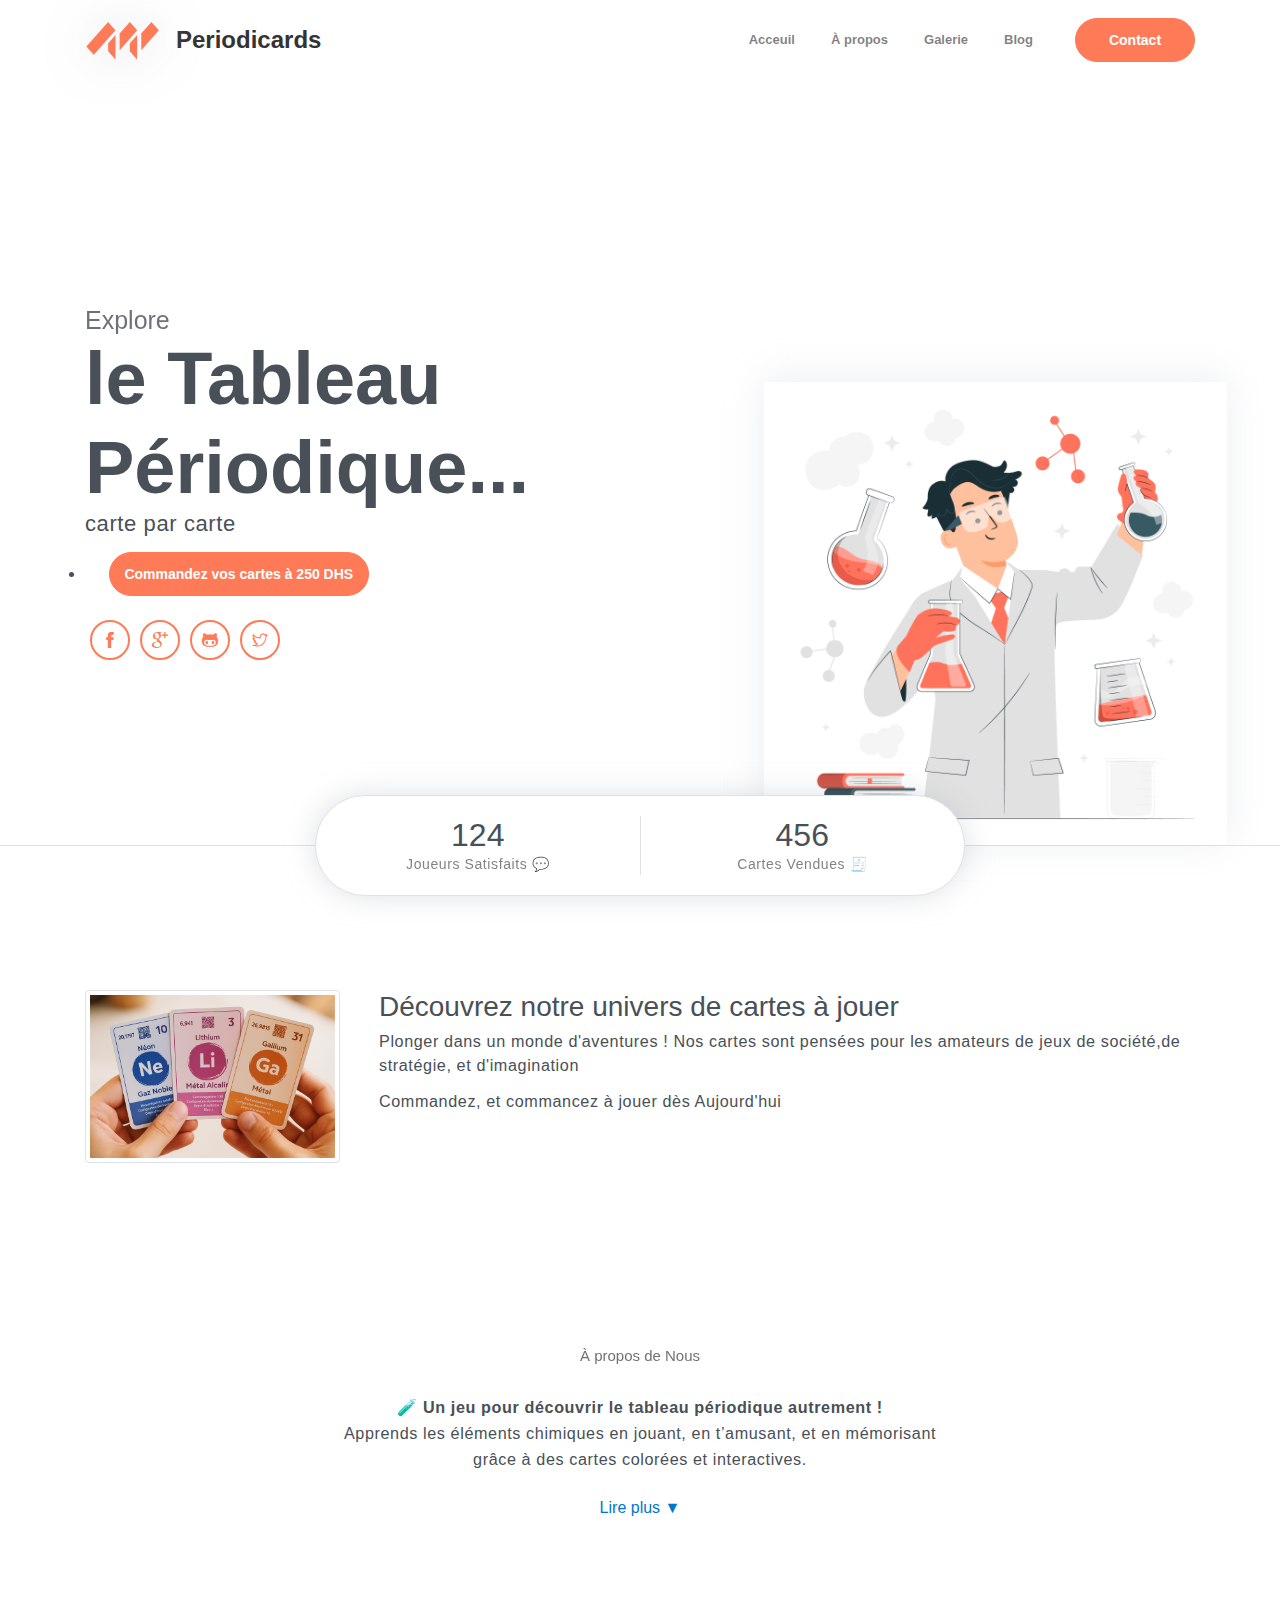
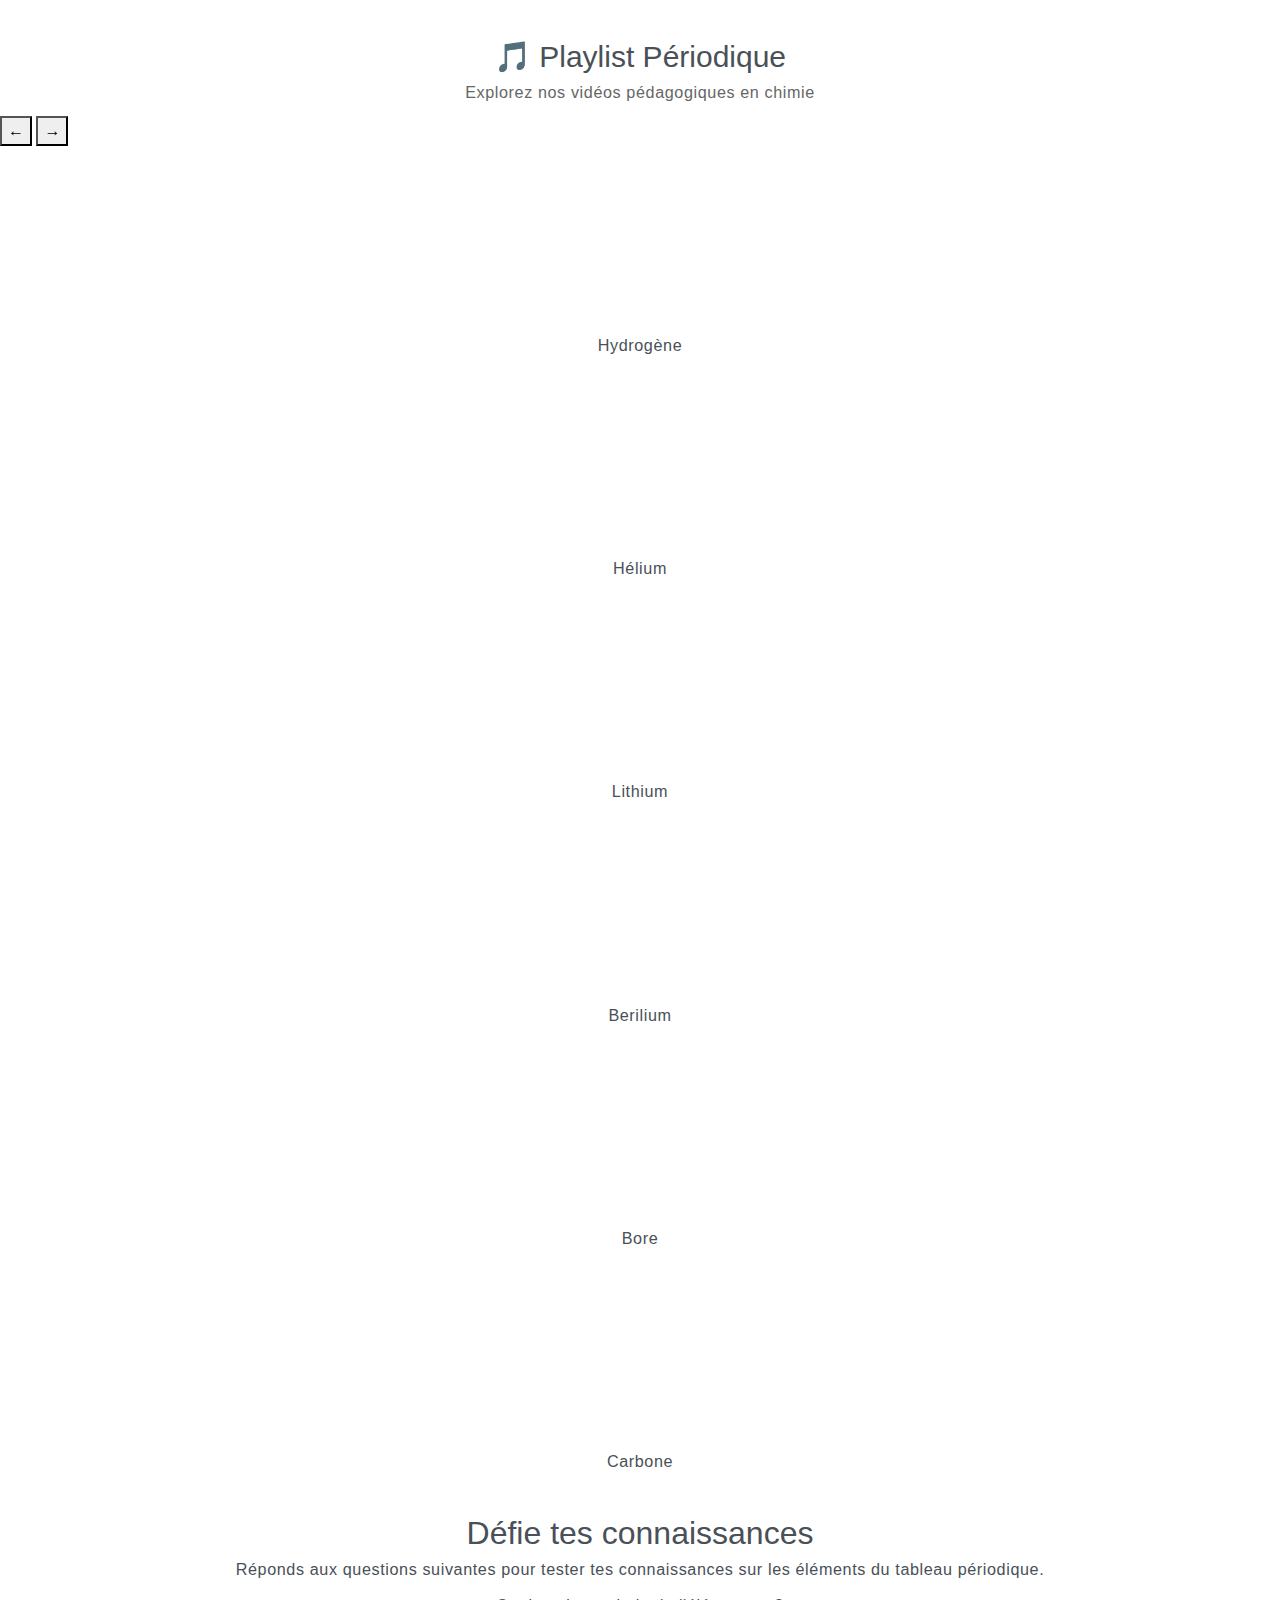
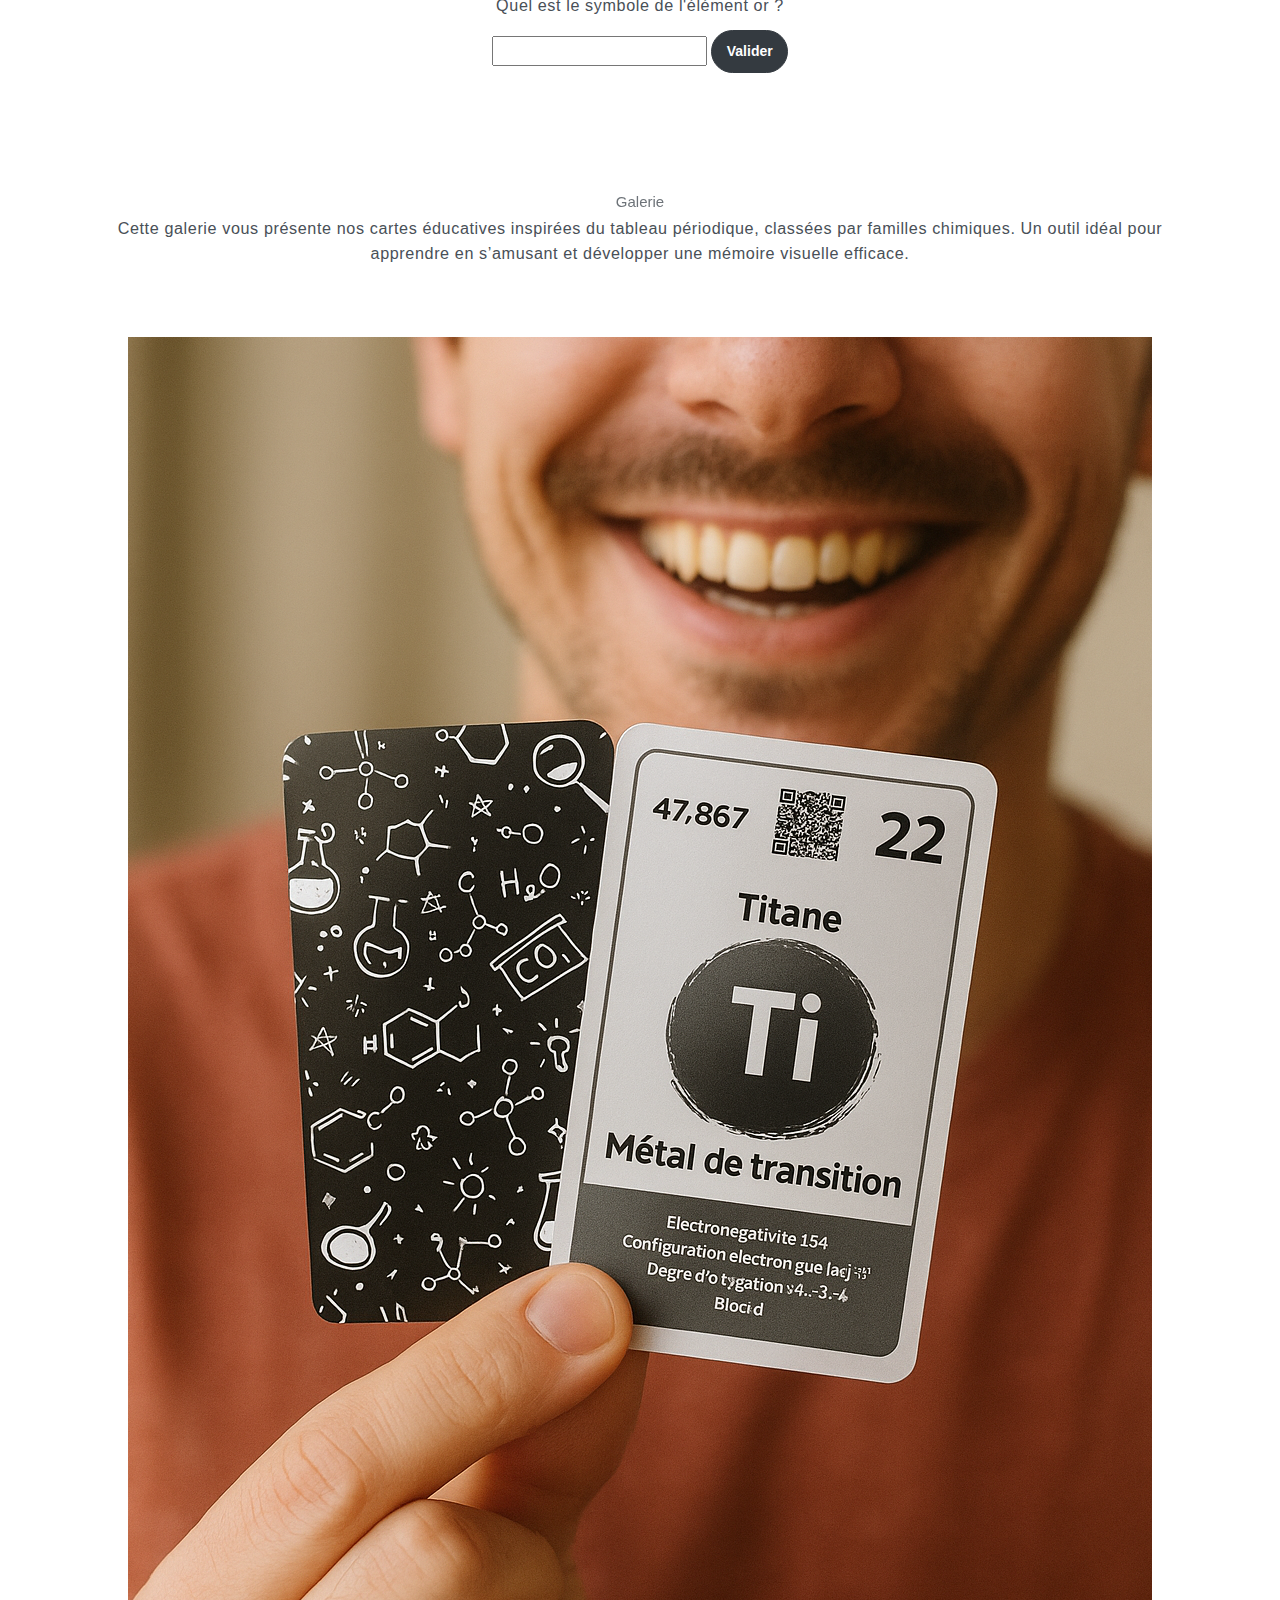
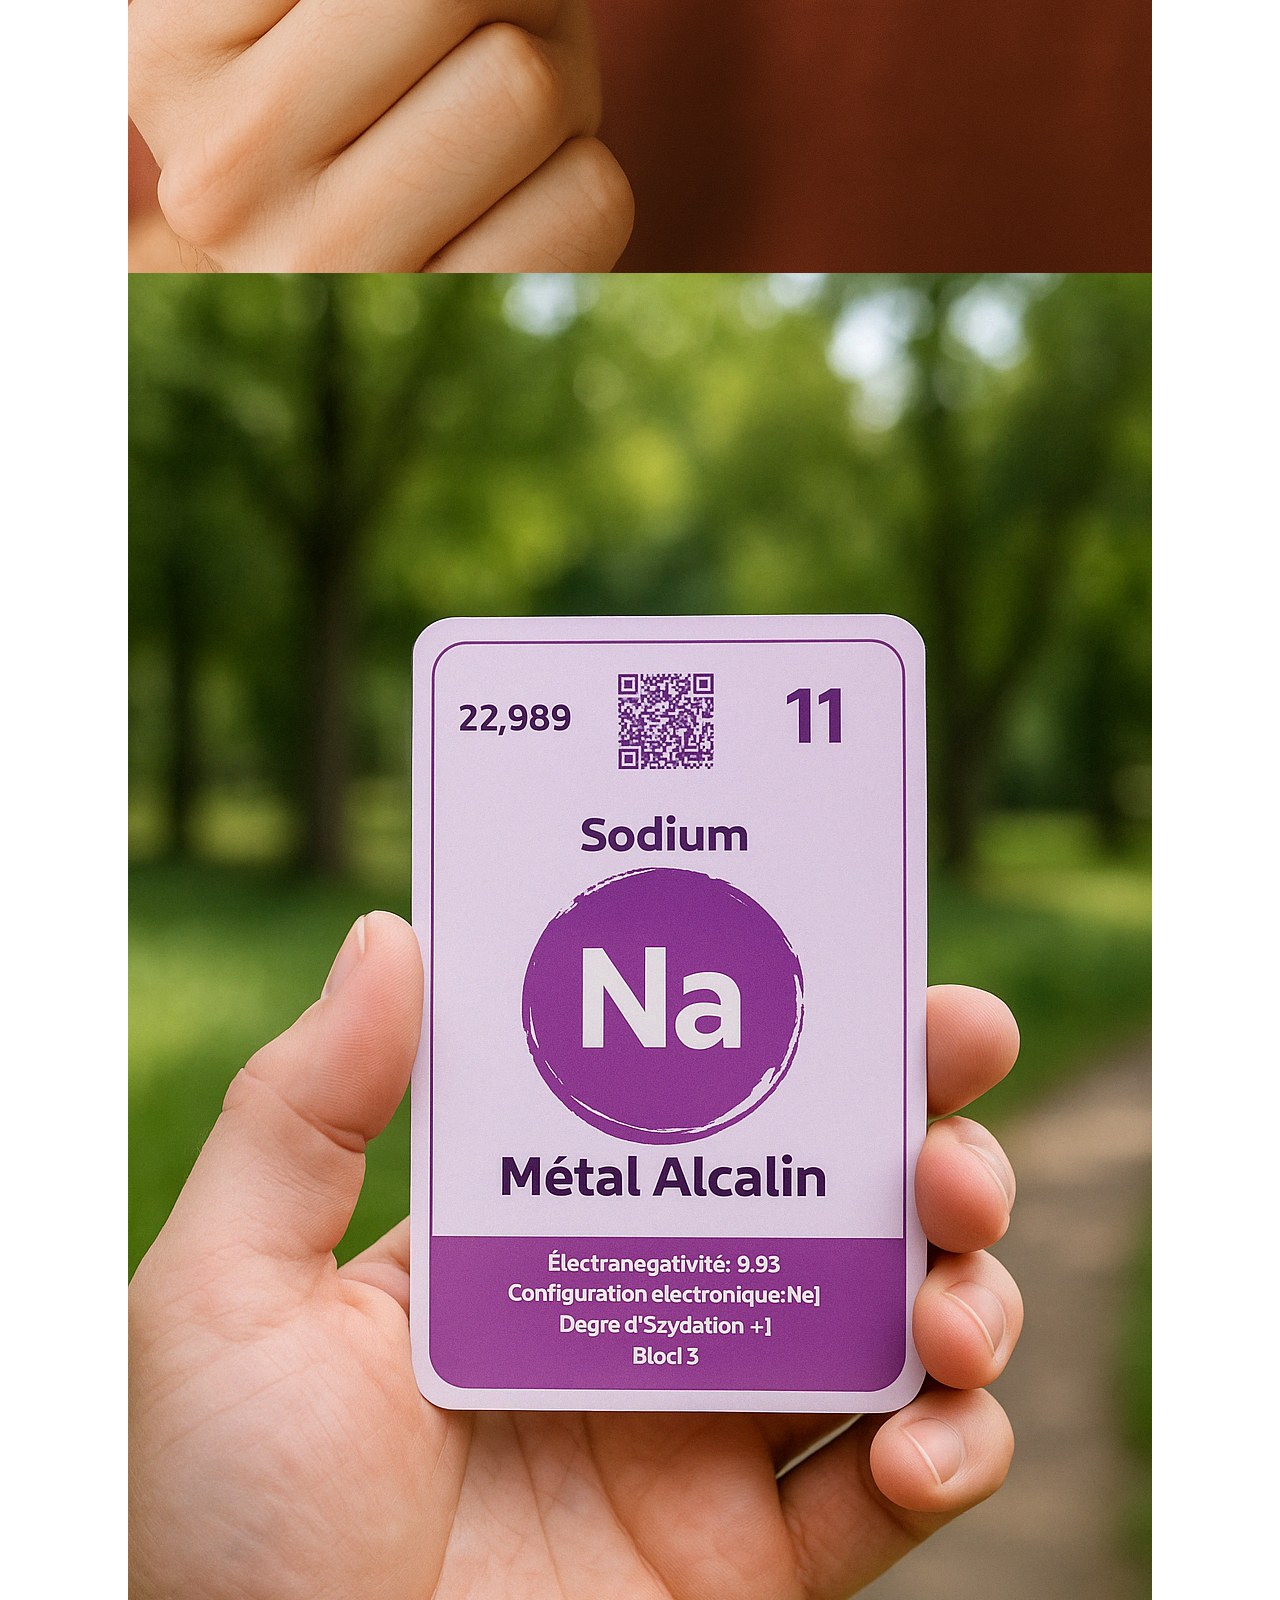
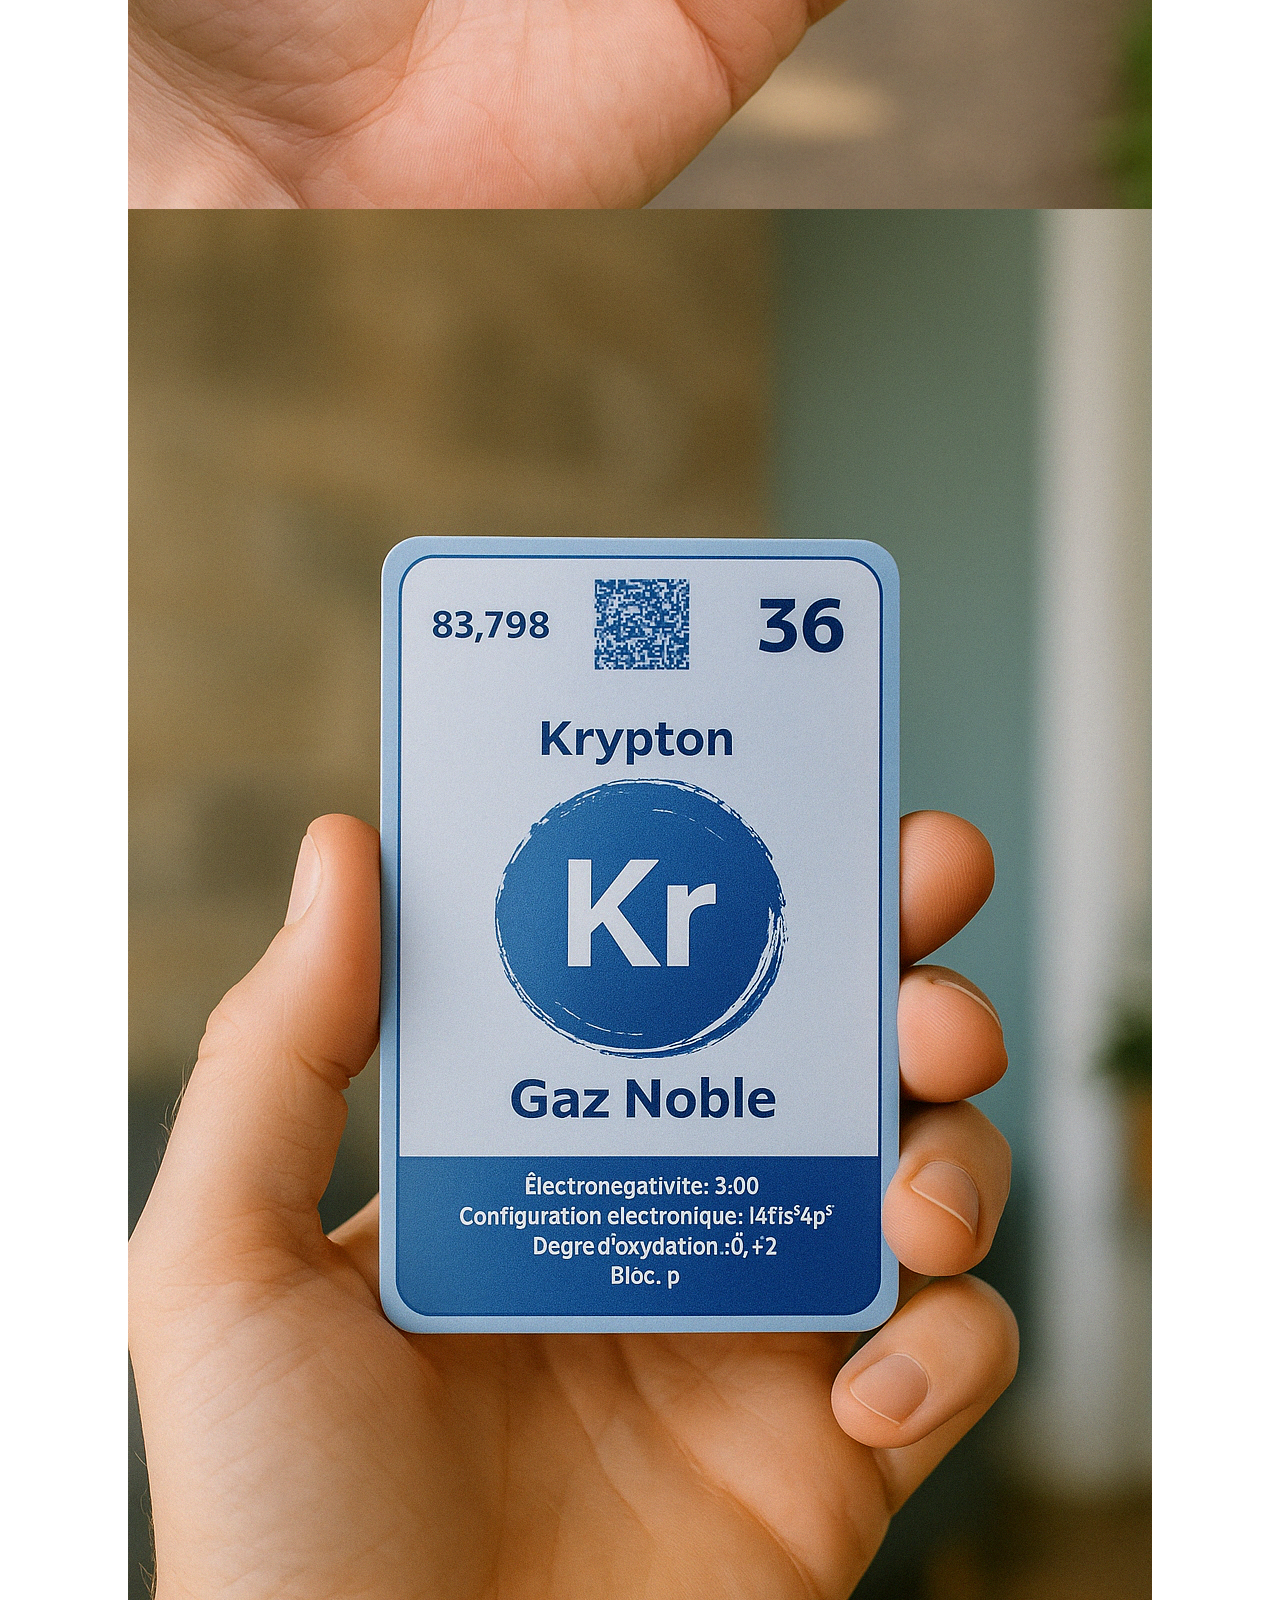
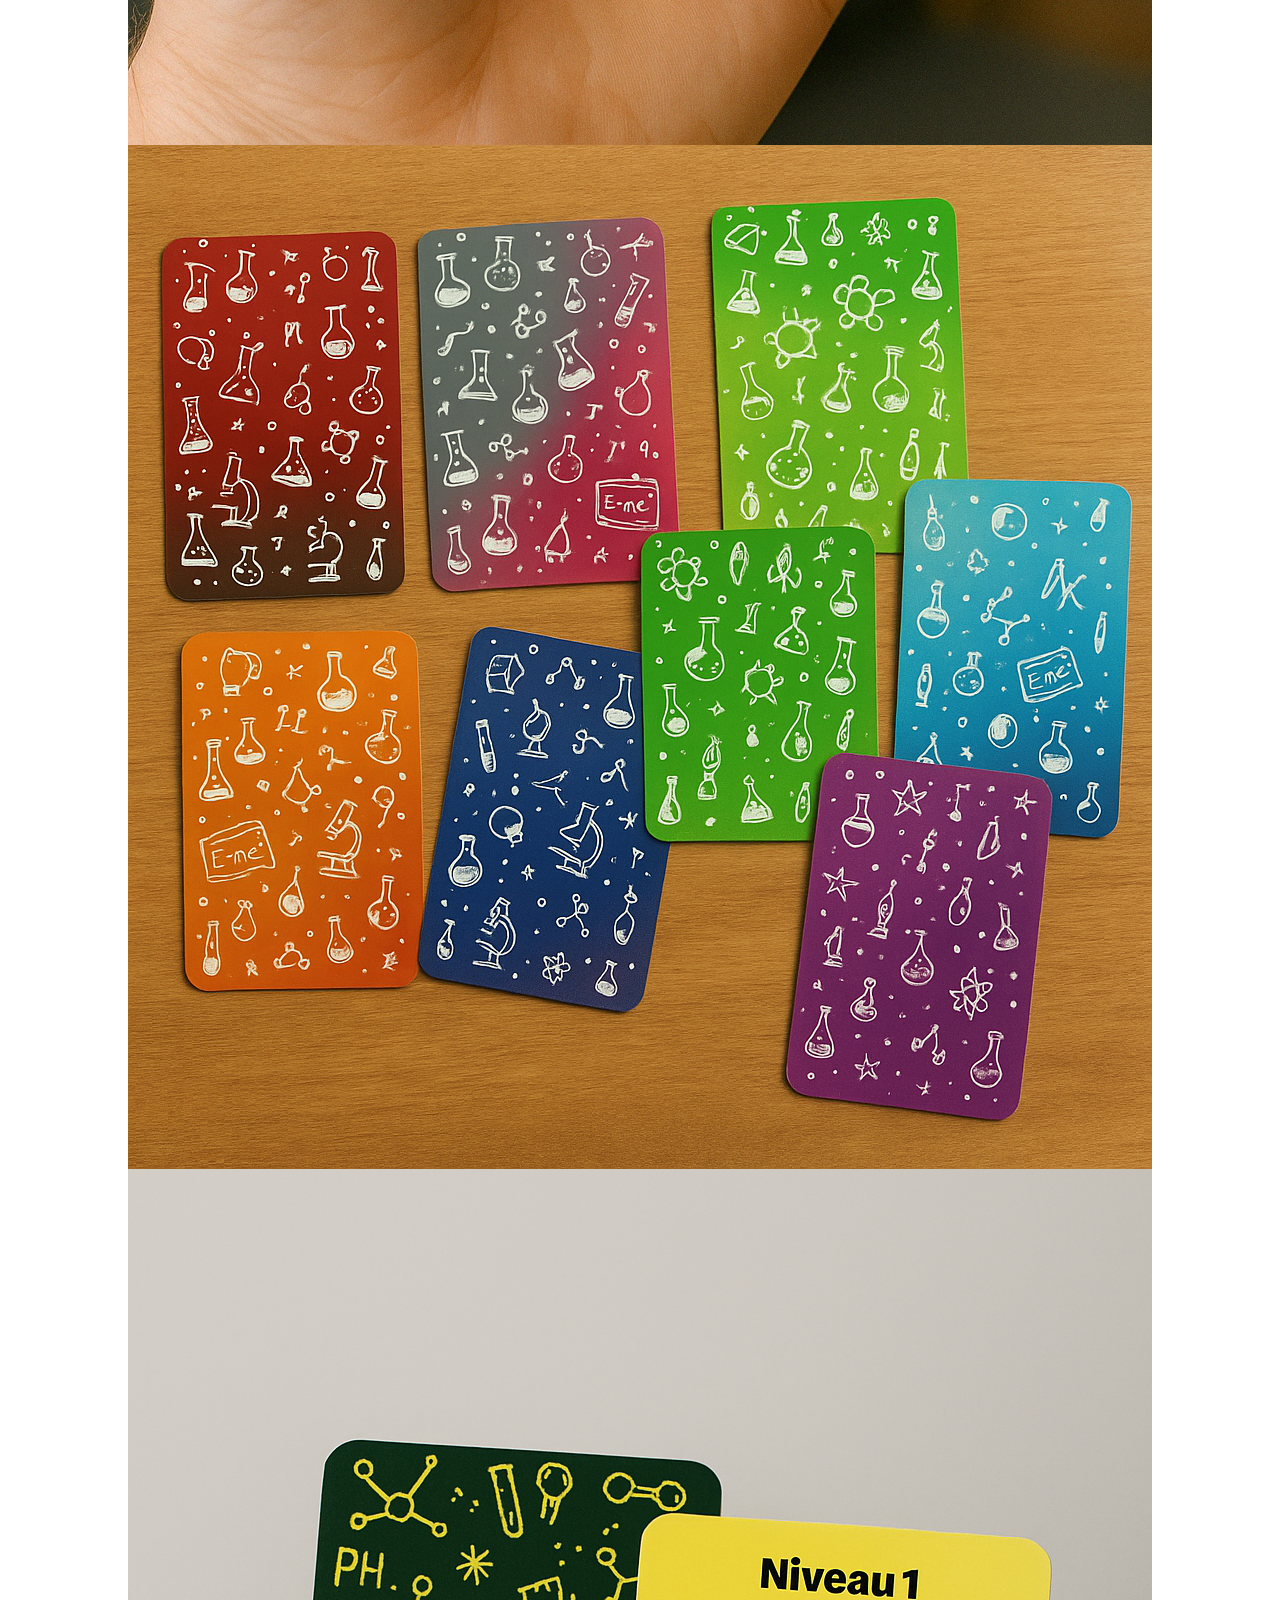
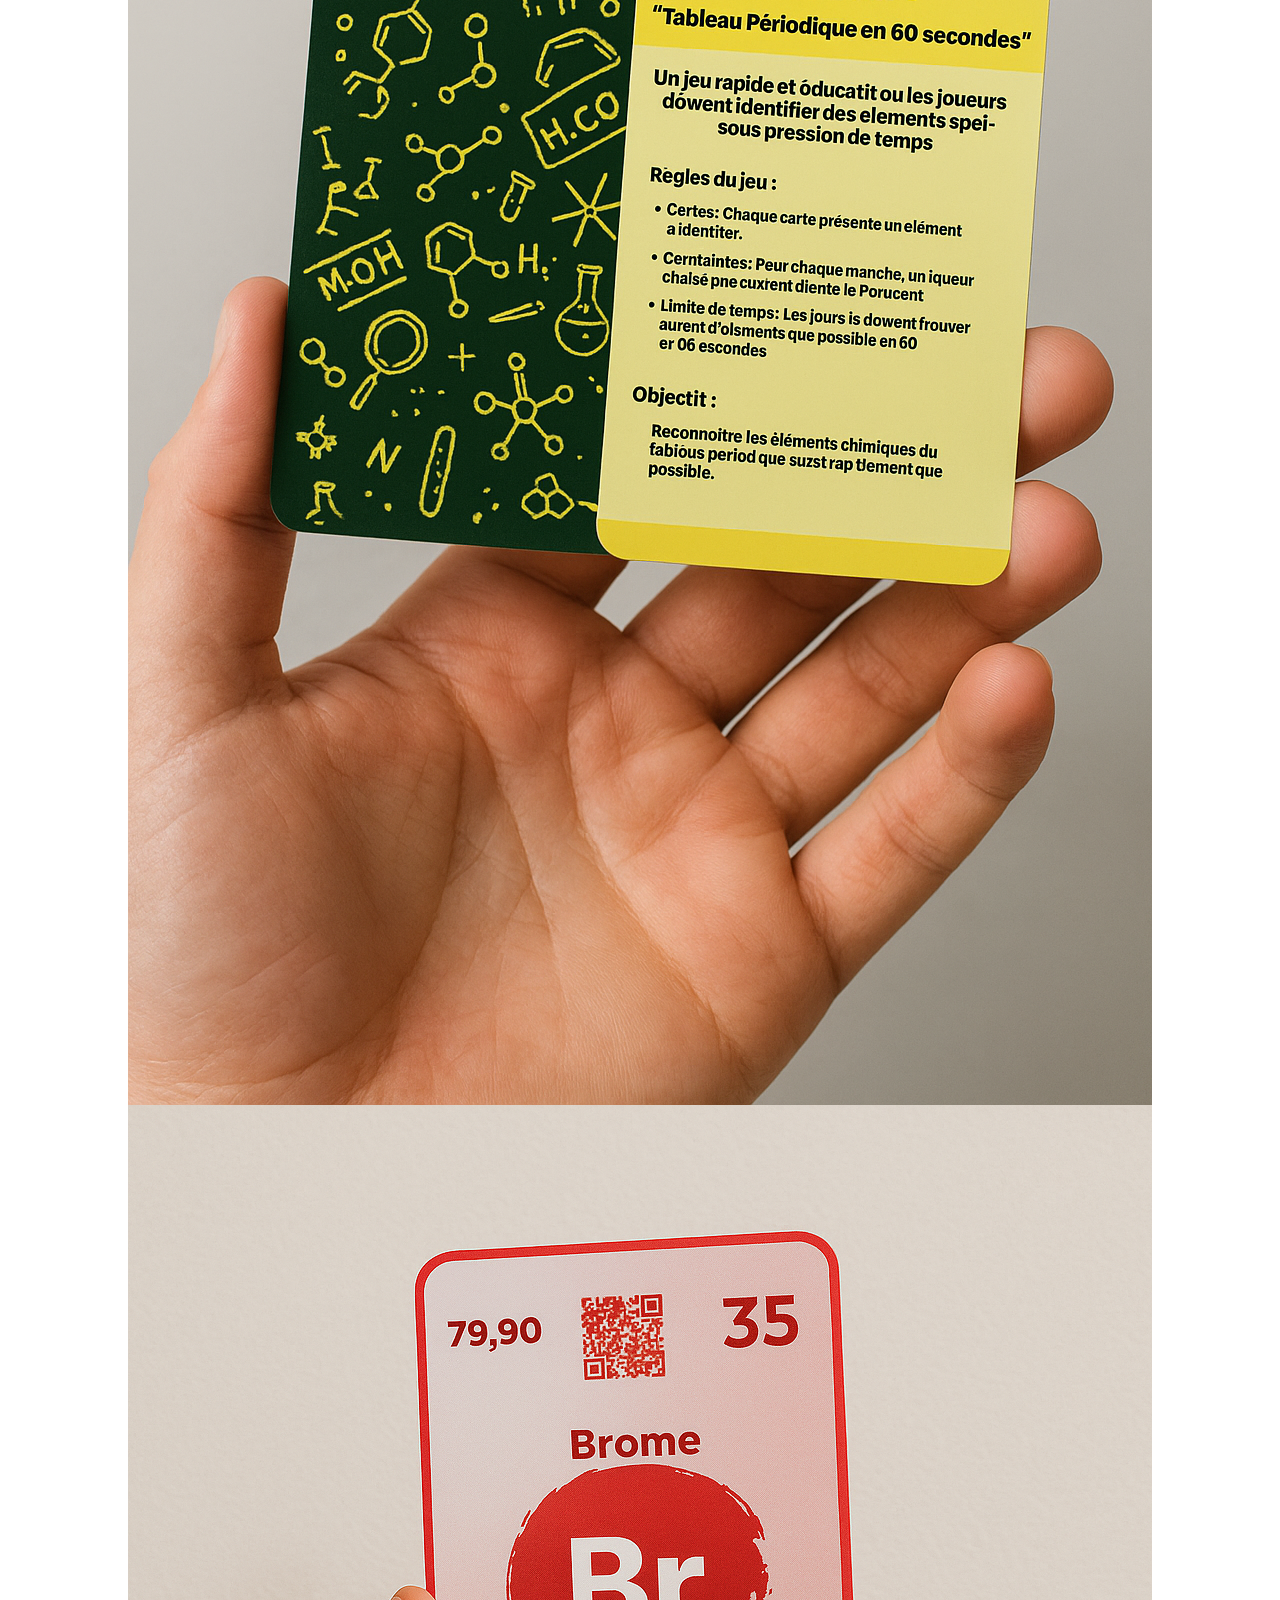
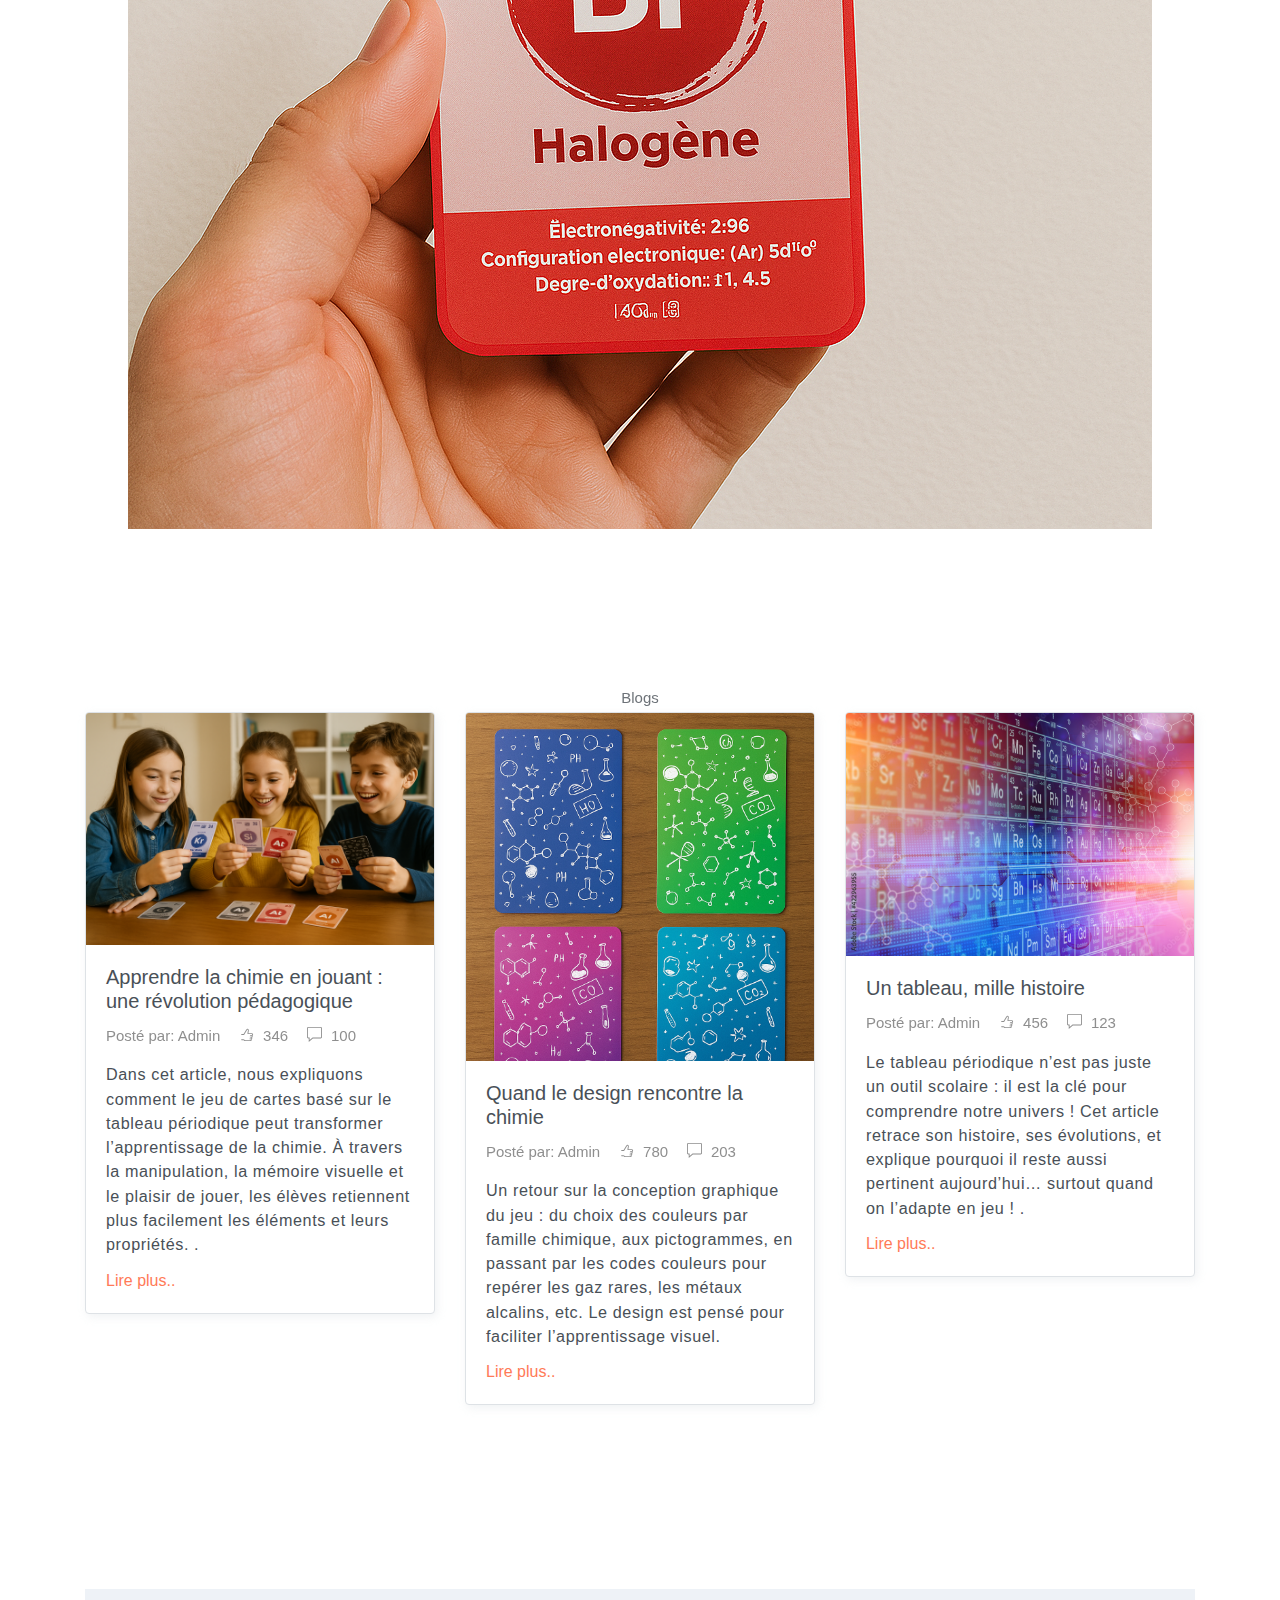
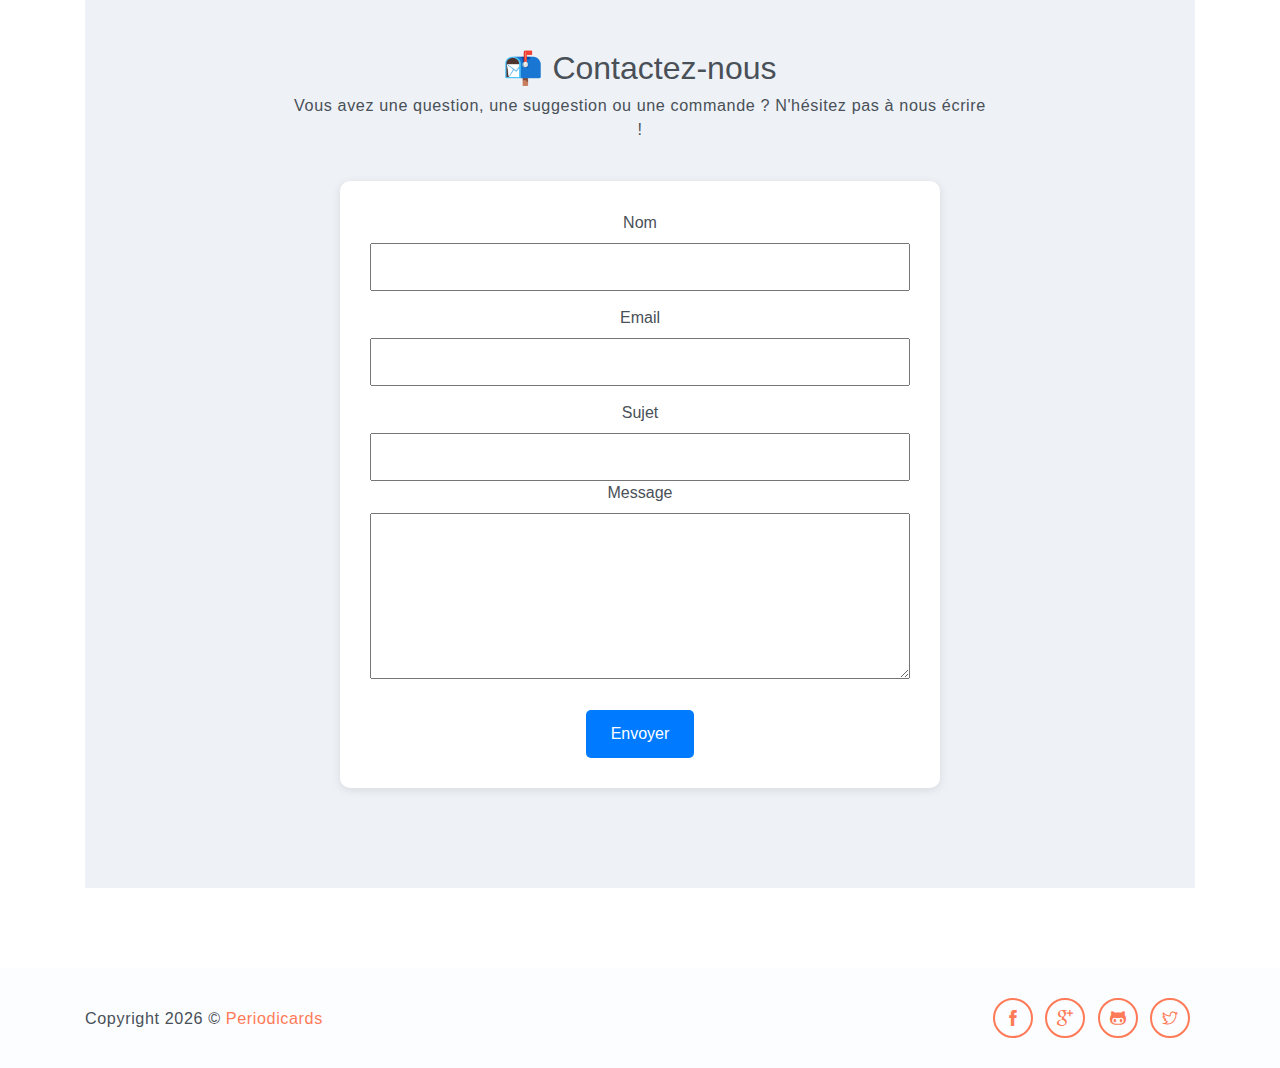
<file: public_html/index.html>
<!DOCTYPE html>
<html lang="en">
<head>
    <link rel="icon" type="image/png" sizes="16x16" href="assets/imgs/site.png">
	<meta charset="utf-8">
    <meta name="viewport" content="width=device-width, initial-scale=1, shrink-to-fit=no">
    <meta name="description" content="Start your development with Steller landing page.">
    <meta name="author" content="Devcrud">
    <title>Periodicards</title>
    <!-- font icons -->
    <link rel="stylesheet" href="assets/vendors/themify-icons/css/themify-icons.css">
    <!-- Bootstrap + Steller main styles -->
	<link rel="stylesheet" href="assets/css/steller.css">
</head>
<body data-spy="scroll" data-target=".navbar" data-offset="40" id="home">

    <!-- Page navigation -->
    <nav class="navbar navbar-expand-lg navbar-light fixed-top" data-spy="affix" data-offset-top="0">
        <div class="container">
            <a class="navbar-brand" href="#"><img src="assets/imgs/logo.svg" alt=""></a>
            <span class="logo-text">Periodicards</span>
            <button class="navbar-toggler" type="button" data-toggle="collapse" data-target="#navbarSupportedContent" aria-controls="navbarSupportedContent" aria-expanded="false" aria-label="Toggle navigation">
                <span class="navbar-toggler-icon"></span>
            </button>

            <div class="collapse navbar-collapse" id="navbarSupportedContent">
                <ul class="navbar-nav ml-auto align-items-center">
                    <li class="nav-item">
                        <a class="nav-link" href="#">Acceuil</a>
                    </li>
                    <li class="nav-item">
                        <a class="nav-link" href="#apropos">À propos</a>
                    </li>
                                  
                    <li class="nav-item">
                        <a class="nav-link" href="#galerie">Galerie</a>
                    </li>
                   
                    <li class="nav-item">
                        <a class="nav-link" href="#blog">Blog</a>
                    </li>
                    <li class="nav-item">
                        <a class="btn btn-primary rounded ml-4" href="#contact">Contact</a>
                    </li>
                    <!--li class="nav-item">
                        <a class="- btn btn-primary rounded ml-4" href="components.html">Copmonents</a>
                    </li-->
                </ul>
            </div>
        </div>          
    </nav>
    <!-- End of page navibation -->

    <!-- Page Header -->
    <header class="header" id="Acceuil">
        <div class="container">
            <div class="infos">
                <h6 class="subtitle">Explore </h6>
                <h6 class="title">le Tableau Périodique...</h6>
                <p>carte par carte</p>
                     <li class="nav-item">
                        <a class=" btn btn-primary rounded ml-4" href="commande.html">Commandez vos cartes à 250 DHS</a>
                    </li>
                    <!--button class="btn btn-primary rounded">HIRE ME</button>
                    <button class="btn btn-dark rounded" href="commande.html">DOWNLOAD CV</button-->
                 

                <div class="socials mt-4">
                    <a class="social-item" href="javascript:void(0)"><i class="ti-facebook"></i></a>
                    <a class="social-item" href="javascript:void(0)"><i class="ti-google"></i></a>
                    <a class="social-item" href="javascript:void(0)"><i class="ti-github"></i></a>
                    <a class="social-item" href="javascript:void(0)"><i class="ti-twitter"></i></a>
                </div>
            </div>              
            <div class="img-holder">
                <img src="assets/imgs/chim.jpg" alt="">
            </div>      
        </div>  

        <!-- Header-widget -->
        <div class="widget">
            <div class="widget-item">
                <h2>124</h2>
                <p>Joueurs Satisfaits 💬</p>
            </div>
            <div class="widget-item">
                <h2>456</h2>
                <p>Cartes Vendues 🧾</p>
            </div>
            
        </div>
    </header>
    <!-- End of Page Header -->
    
    <!-- About section -->
    <section id="apropos" class="section mt-3">
        <div class="container mt-5">
            <div class="row text-center text-md-left">
                <div class="col-md-3">
                    <img src="assets/imgs/1.png" alt="" class="img-thumbnail mb-4">
                </div>
                <div class="pl-md-4 col-md-9">
                    <h6 class="title">Découvrez notre univers de cartes à jouer</h6>
                   
                    <p>Plonger dans un monde d'aventures ! Nos cartes sont pensées pour les amateurs de jeux de société,de stratégie, et d'imagination</p>
         <p> Commandez, et commancez à jouer dès Aujourd'hui</p>                                   
                </div>
            </div>
        </div>
    </section>

    <!-- Service section -->
    <section id="service" class="section">
        <div class="container text-center">
            <h6 class="subtitle">À propos de Nous</h6>
            <div class="description">
                <p>
                  🧪 <strong>Un jeu pour découvrir le tableau périodique autrement !</strong><br>
                  Apprends les éléments chimiques en jouant, en t’amusant, et en mémorisant grâce à des cartes colorées et interactives.
                </p>
              
                <input type="checkbox" id="readMoreToggle">
                <label class="read-more-label" for="readMoreToggle"></label>
                <div class="long-text">
                    <p>
                      Notre site est né d'une idée simple : apprendre la chimie autrement.<br>
                      Grâce à un jeu de cartes inspiré du tableau périodique, nous aidons étudiants, curieux et passionnés à mémoriser les familles chimiques, propriétés et symboles de façon ludique, visuelle et pédagogique.
                    </p>
                    <p>
                      Chaque carte est codée par couleur (métaux, gaz nobles, halogènes…), enrichie d’informations clés et conçue pour offrir une expérience interactive.<br>
                      🌍 Que tu sois débutant ou passionné, notre jeu rend la chimie plus fun, plus claire et plus accessible à tous !
                    </p>
                  </div>
                </div> 
                 
                 
                </div>
               
            </div>
        </div>
    </section>
    <section class="playlist-container">
        <h2 style="text-align: center; font-size: 30px;">🎵 Playlist Périodique</h2>
        <p style="text-align: center; color: #666;">Explorez nos vidéos pédagogiques en chimie</p>
      
        <!-- Flèches -->
        <button class="nav-arrow left-arrow" onclick="scrollLeft()">&#8592;</button>
        <button class="nav-arrow right-arrow" onclick="scrollRight()">&#8594;</button>
        <div id="playlist" class="playlist-scroll">
            
            
            <div class="playlist-item">
              <iframe width="300" height="180" src="https://www.youtube.com/embed/QDc_7wZn2es?list=PLktKa3-DTpr8SVpzElO19q6dqbjeJZ6HV&index=13" frameborder="0" allowfullscreen></iframe>
              <p style="text-align: center;">Hydrogène</p>
            </div>
        
           
            <div class="playlist-item">
                <iframe width="300" height="180" src="https://www.youtube.com/embed/JX4KQNKAJxs" frameborder="0" allowfullscreen></iframe>
                <p style="text-align: center;">Hélium</p>
              </div>
              <div class="playlist-item">
                <iframe width="300" height="180" src="https://www.youtube.com/embed/j4NNReMowBc?list=PLktKa3-DTpr8SVpzElO19q6dqbjeJZ6HV&index=12" frameborder="0" allowfullscreen></iframe>
                <p style="text-align: center;">Lithium</p>
              </div>
              <div class="playlist-item">
                <iframe width="300" height="180" src=" https://www.youtube.com/embed/X5WN8-l9qVs" frameborder="0" allowfullscreen></iframe>
                <p style="text-align: center;">Berilium</p>
              </div>
              <div class="playlist-item">
                <iframe width="300" height="180" src=" https://www.youtube.com/embed/MXZP2AJaOT0" frameborder="0" allowfullscreen></iframe>
                <p style="text-align: center;">Bore</p>
              </div>
              <div class="playlist-item">
                <iframe width="300" height="180" src=" https://www.youtube.com/embed/w8LgTwSglqc" frameborder="0" allowfullscreen></iframe>
                <p style="text-align: center;">Carbone</p>
              </div>
          </div>
        </section>
              
    <!-- End of Sectoin -->

   
        <div id="defi-connaissances">
            <h2>Défie tes connaissances</h2>
            <p>Réponds aux questions suivantes pour tester tes connaissances sur les éléments du tableau périodique.</p>
            <div id="question-container">
              <p id="question"></p>
              <input type="text" id="reponse" />
              <button  class="btn btn-dark rounded"id="valider">Valider</button>
            </div>
            <div id="resultat-container">
              <p id="resultat"></p>
            </div>
          </div>
           
    </section>
    <section id="galerie" class="section">
        <div class="container text-center">
            <h6 class="subtitle">Galerie</h6>

            <p class="mb-5 pb-4">Cette galerie vous présente nos cartes éducatives inspirées du tableau périodique, classées par familles chimiques. Un outil idéal pour apprendre en s’amusant et développer une mémoire visuelle efficace.</p>
    <div class="masonry">
        <div class="masonry-item">
          <img src="assets/imgs/2.png" >
         
        </div>
        <div class="masonry-item">
          <img src="assets/imgs/na.png" >
          
        </div>
        <div class="masonry-item">
          <img src="assets/imgs/Kr.png" >
  
        </div>
        <div class="masonry-item">
            <img src="assets/imgs/15.png" >
           
          </div>
          <div class="masonry-item">
            <img src="assets/imgs/13.png" >
            
          </div>
          <div class="masonry-item">
            <img src="assets/imgs/20.png" >
          
        <!-- Ajoute autant de cartes que tu veux -->
      </div>
        </div></section>
    <!-- End of Skills sections >

    <Portfolio section-- >
    <section id="galerie" class="section">
        <div class="container text-center">
            <h6 class="subtitle">Galerie</h6>

            <p class="mb-5 pb-4">Cette galerie vous présente nos cartes éducatives inspirées du tableau périodique, classées par familles chimiques. Un outil idéal pour apprendre en s’amusant et développer une mémoire visuelle efficace.
               

            <div class="row">
                <div class="col-sm-4">
                    <div class="img-wrapper">
                        <img src="assets/imgs/2.png" alt="">
                        <div class="overlay">
                            <div class="overlay-infos">
                                <h5>Famille des métaux de transition</h5>
                                <a href="javascript:void(0)"><i class="ti-zoom-in"></i></a>
                                <a href="javascript:void(0)"><i class="ti-link"></i></a>
                            </div>  
                        </div>
                    </div>
                    <div class="img-wrapper">
                        <img src="assets/imgs/na.png" alt="">
                        <div class="overlay">
                            <div class="overlay-infos">
                                <h5>Famille des alcallins</h5>
                                <a href="javascript:void(0)"><i class="ti-zoom-in"></i></a>
                                <a href="javascript:void(0)"><i class="ti-link"></i></a>
                            </div>                              
                        </div>
                    </div>                  
                </div>
                <div class="col-sm-4">
                    <div class="img-wrapper">
                        <img src="assets/imgs/Kr.png" alt="">
                        <div class="overlay">
                            <div class="overlay-infos">
                                <h5>Famille des gaz rares</h5>
                                <a href="javascript:void(0)"><i class="ti-zoom-in"></i></a>
                                <a href="javascript:void(0)"><i class="ti-link"></i></a>
                            </div>  
                        </div>
                    </div>
                    <div class="img-wrapper">
                        <img src="assets/imgs/8.png" alt="">
                        <div class="overlay">
                            <div class="overlay-infos">
                                <h5>Famille des gaz rares</h5>
                                <a href="javascript:void(0)"><i class="ti-zoom-in"></i></a>
                                <a href="javascript:void(0)"><i class="ti-link"></i></a>
                            </div>  
                        </div>
                    </div>
                    <div class="col-sm-4">
                    <div class="img-wrapper">
                        <img src="assets/imgs/ed.png" alt="">
                        <div class="overlay">
                            <div class="overlay-infos">
                                <h5>Famille des gaz rares</h5>
                                <a href="javascript:void(0)"><i class="ti-zoom-in"></i></a>
                                <a href="javascript:void(0)"><i class="ti-link"></i></a>
                            </div>  
                        </div>
                    </div>              
                </div>
                
            </div>

        </div>
    </section>
   

    <!-- Blog Section -->
    <section id="blog" class="section">
        <div class="container text-center">
            <h6 class="subtitle">Blogs</h6>
           
            <div class="row text-left">
                <div class="col-md-4">
                    <div class="card border mb-4">
                        <img src="assets/imgs/img.png" alt="" class="card-img-top w-100">
                        <div class="card-body">
                            <h5 class="card-title">Apprendre la chimie en jouant : une révolution pédagogique
                            </h5>
                            <div class="post-details">
                                <a href="javascript:void(0)">Posté par: Admin</a>
                                <a href="javascript:void(0)"><i class="ti-thumb-up"></i> 346</a>
                                <a href="javascript:void(0)"><i class="ti-comment"></i> 100</a>
                            </div>
                            <p>Dans cet article, nous expliquons comment le jeu de cartes basé sur le tableau périodique peut transformer l’apprentissage de la chimie. À travers la manipulation, la mémoire visuelle et le plaisir de jouer, les élèves retiennent plus facilement les éléments et leurs propriétés.
                                .</p>
                            <a href="javascript:void(0)">Lire plus..</a>
                        </div>
                    </div>
                </div>
                <div class="col-md-4">
                    <div class="card border mb-4">
                        <img src="assets/imgs/11.png" alt="" class="card-img-top w-100">
                        <div class="card-body">
                            <h5 class="card-title">Quand le design rencontre la chimie</h5>
                            <div class="post-details">
                                <a href="javascript:void(0)">Posté par: Admin</a>
                                <a href="javascript:void(0)"><i class="ti-thumb-up"></i> 780</a>
                                <a href="javascript:void(0)"><i class="ti-comment"></i> 203</a>
                            </div>
                            <p>Un retour sur la conception graphique du jeu : du choix des couleurs par famille chimique, aux pictogrammes, en passant par les codes couleurs pour repérer les gaz rares, les métaux alcalins, etc. Le design est pensé pour faciliter l’apprentissage visuel.</p>
                            <a href="javascript:void(0)">Lire plus..</a>
                        </div>
                    </div>
                </div>
                <div class="col-md-4">
                    <div class="card border mb-4">
                        <img src="assets/imgs/tableau.jpeg" alt="" class="card-img-top w-100">
                        <div class="card-body">
                            <h5 class="card-title">Un tableau, mille histoire</h5>
                            <div class="post-details">
                                <a href="javascript:void(0)">Posté par: Admin</a>
                                <a href="javascript:void(0)"><i class="ti-thumb-up"></i> 456</a>
                                <a href="javascript:void(0)"><i class="ti-comment"></i> 123</a>
                            </div>
                            <p>Le tableau périodique n’est pas juste un outil scolaire : il est la clé pour comprendre notre univers ! Cet article retrace son histoire, ses évolutions, et explique pourquoi il reste aussi pertinent aujourd’hui… surtout quand on l’adapte en jeu !

                                .</p>
                            <a href="javascript:void(0)">Lire plus..</a>
                        </div>
                    </div>
                </div>
            </div>
        </div>
    </section>

    <!-- Hire me section -->
      
    <!-- End od Hire me section. -->

    <!-- Contact Section -->
    <section id="contact" class="position-relative section">
        <div class="container text-center">
            <section id="contact" style="padding: 60px; background-color: #eef2f7; font-family: Arial, sans-serif;">
                <h2 style="text-align: center; font-size: 32px;">📬 Contactez-nous</h2>
                <p style="text-align: center; max-width: 700px; margin: auto;">Vous avez une question, une suggestion ou une commande ? N'hésitez pas à nous écrire !</p>
              
                <form action="https://formspree.io/f/mwpoeeyy" method="POST" style="max-width: 600px; margin: 40px auto; background: white; padding: 30px; border-radius: 10px; box-shadow: 0 2px 10px rgba(0,0,0,0.1);">
                  <label>Nom</label><br>
                  <input type="text" name="name" required style="width: 100%; padding: 10px; margin-bottom: 15px;"><br>
              
                  <label>Email</label><br>
                  <input type="email" name="email" required style="width: 100%; padding: 10px; margin-bottom: 15px;"><br>
              
                  <label>Sujet</label><br>
                  <input type="text" name="subject" required style="width: 100%; padding: 10px; margin-bottom: 15px;"><br>
                  <label>Message</label><br>
    <textarea name="message" rows="6" required style="width: 100%; padding: 10px;"></textarea><br><br>

    <button type="submit" style="padding: 12px 25px; background-color: #007bff; color: white; border: none; border-radius: 5px; cursor: pointer;">Envoyer</button>
  </form>

            <!--p class="mb-5 pb-4">Lorem ipsum dolor sit amet, consectetur adipisicing elit. In alias dignissimos. <br> rerum commodi corrupti, temporibus non quam.</p>

            <div class="contact text-left">
                <div class="form">
                    <h6 class="subtitle">Available 24/7</h6>
                    <h6 class="section-title mb-4">Get In Touch</h6>
                    <form>
                        <div class="form-group">
                            <input type="email" class="form-control" id="exampleInputEmail1" aria-describedby="emailHelp" placeholder="Enter email" required>
                        </div>
                        <div class="form-group">
                            <input type="password" class="form-control" id="exampleInputPassword1" placeholder="Password" required>
                        </div>
                        <div class="form-group">
                            <textarea name="contact-message" id="" cols="30" rows="5" class="form-control" placeholder="Message"></textarea>
                        </div>
                        <button type="submit" class="btn btn-primary btn-block rounded w-lg">Send Message</button>
                    </form>
                </div>
                <div class="contact-infos">
                    <div class="item">
                        <i class="ti-location-pin"></i>
                        <div class="">
                            <h5>Location</h5>
                            <p> 12345 Fake ST NoWhere AB Country</p>
                        </div>                          
                    </div>
                    <div class="item">
                        <i class="ti-mobile"></i>
                        <div>
                            <h5>Phone Number</h5>
                            <p>(123) 456-7890</p>
                        </div>                          
                    </div>
                    <div class="item">
                        <i class="ti-email"></i>
                        <div class="mb-0">
                            <h5>Email Address</h5>
                            <p>info@website.com</p>
                        </div>
                    </div>
                </div>                  
            </div>
        </div>  
        <div id="map">
            <iframe src="https://snazzymaps.com/embed/61257"></iframe-->
        </div>      
    </section>
    <!-- End of Contact Section -->

    <!-- Page Footer -->
    <footer class="page-footer">
        <div class="container">
            <div class="row align-items-center">
                <div class="col-sm-6">
                    <p>Copyright <script>document.write(new Date().getFullYear())</script> &copy; <a href="#index" target="_blank">Periodicards</a></p>
                </div>
                <div class="col-sm-6">
                    <div class="socials">
                        <a class="social-item" href="javascript:void(0)"><i class="ti-facebook"></i></a>
                        <a class="social-item" href="javascript:void(0)"><i class="ti-google"></i></a>
                        <a class="social-item" href="javascript:void(0)"><i class="ti-github"></i></a>
                        <a class="social-item" href="javascript:void(0)"><i class="ti-twitter"></i></a>
                    </div>
                </div>
            </div>
        </div>
    </footer> 
    <!-- End of page footer -->
	
	<!-- core  -->
    <script src="assets/vendors/jquery/jquery-3.4.1.js"></script>
    <script src="assets/vendors/bootstrap/bootstrap.bundle.js"></script>
    <!-- bootstrap 3 affix -->
	<script src="assets/vendors/bootstrap/bootstrap.affix.js"></script>

    <!-- steller js -->
    <script src="assets/js/steller.js"></script>

</body>
</html>
</file>
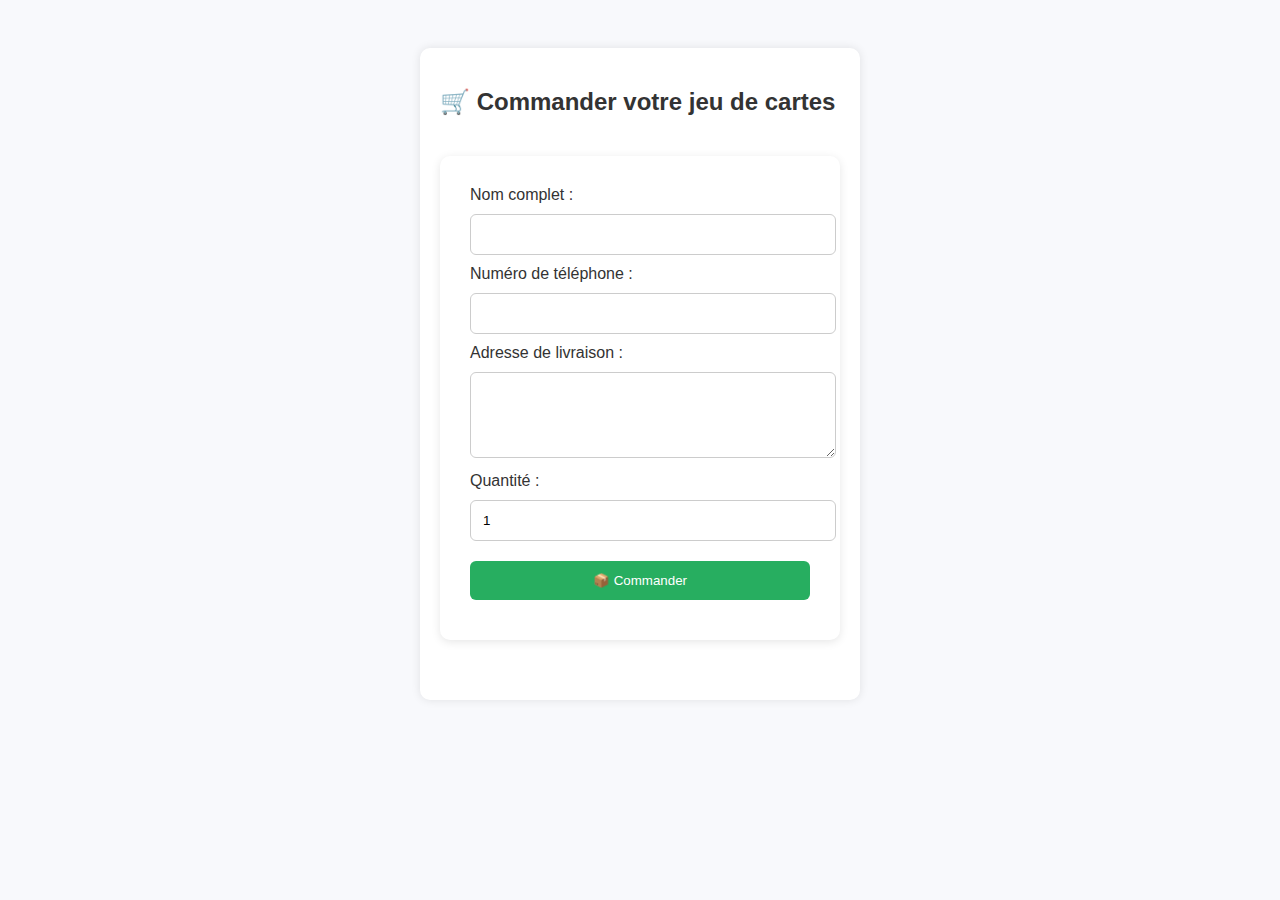
<file: public_html/commande.html>
<!DOCTYPE html>
<html lang="fr">
<head>
  <meta charset="UTF-8">
  <title>Commander des cartes</title>
  <style>
    body {
      font-family: 'Segoe UI', sans-serif;
      padding: 40px;
      background-color: #f8f9fc;
      color: #333;
    }
    .form-box {
      max-width: 400px;
      margin: auto;
      padding: 20px;
      background: white;
      border-radius: 10px;
      box-shadow: 0 0 10px rgba(0,0,0,0.1);
    }
    input, textarea, button {
      width: 100%;
      padding: 12px;
      margin: 10px 0;
      border-radius: 6px;
      border: 1px solid #ccc;
    }
    button {
      background-color: #27ae60;
      color: white;
      border: none;
      cursor: pointer;
    }
    button:hover {
      background-color: #219150;
    }
  </style>
</head>
<body>

  <div class="form-box">
    <h2>🛒 Commander votre jeu de cartes</h2>
    <!--form action="mailto:aithajar702@gmail.com" method="POST" enctype="text/plain">

    <!form id="commandeForm"-->
    <form action="https://formspree.io/f/mrbqzzjd" method="POST" style="max-width: 600px; margin: 40px auto; background: white; padding: 30px; border-radius: 10px; box-shadow: 0 2px 10px rgba(0,0,0,0.1);">
        <label>Nom complet :</label>
        <input type="text" name="nom"  required>
  
        <label>Numéro de téléphone :</label>
        <input type="number" name="num" required>
  
        <label>Adresse de livraison :</label>
        <textarea name="adresse" rows="4" required></textarea>
  
        <label>Quantité :</label>
        <input type="number" name="quantite" min="1" value="1" required>
  
        <button type="submit">📦 Commander</button>
      </form>
    </div>
  
  </body>
 
  </html>
</file>
<file: public_html/assets/vendors/themify-icons/css/themify-icons.css>
@font-face {
	font-family: 'themify';
	src:url("../fonts/themify.eot?-fvbane");
	src:url("../fonts/themify.eot?#iefix-fvbane") format("embedded-opentype"),
		url("../fonts/themify.woff?-fvbane") format("woff"),
		url("../fonts/themify.ttf?-fvbane") format("truetype"),
		url("../fonts/themify.svg?-fvbane#themify") format("svg");
	font-weight: normal;
	font-style: normal;
}

[class^="ti-"], [class*=" ti-"] {
	font-family: 'themify';
	speak: none;
	font-style: normal;
	font-weight: normal;
	font-variant: normal;
	text-transform: none;
	line-height: 1;

	/* Better Font Rendering =========== */
	-webkit-font-smoothing: antialiased;
	-moz-osx-font-smoothing: grayscale;
}

.ti-wand:before {
	content: "\e600";
}
.ti-volume:before {
	content: "\e601";
}
.ti-user:before {
	content: "\e602";
}
.ti-unlock:before {
	content: "\e603";
}
.ti-unlink:before {
	content: "\e604";
}
.ti-trash:before {
	content: "\e605";
}
.ti-thought:before {
	content: "\e606";
}
.ti-target:before {
	content: "\e607";
}
.ti-tag:before {
	content: "\e608";
}
.ti-tablet:before {
	content: "\e609";
}
.ti-star:before {
	content: "\e60a";
}
.ti-spray:before {
	content: "\e60b";
}
.ti-signal:before {
	content: "\e60c";
}
.ti-shopping-cart:before {
	content: "\e60d";
}
.ti-shopping-cart-full:before {
	content: "\e60e";
}
.ti-settings:before {
	content: "\e60f";
}
.ti-search:before {
	content: "\e610";
}
.ti-zoom-in:before {
	content: "\e611";
}
.ti-zoom-out:before {
	content: "\e612";
}
.ti-cut:before {
	content: "\e613";
}
.ti-ruler:before {
	content: "\e614";
}
.ti-ruler-pencil:before {
	content: "\e615";
}
.ti-ruler-alt:before {
	content: "\e616";
}
.ti-bookmark:before {
	content: "\e617";
}
.ti-bookmark-alt:before {
	content: "\e618";
}
.ti-reload:before {
	content: "\e619";
}
.ti-plus:before {
	content: "\e61a";
}
.ti-pin:before {
	content: "\e61b";
}
.ti-pencil:before {
	content: "\e61c";
}
.ti-pencil-alt:before {
	content: "\e61d";
}
.ti-paint-roller:before {
	content: "\e61e";
}
.ti-paint-bucket:before {
	content: "\e61f";
}
.ti-na:before {
	content: "\e620";
}
.ti-mobile:before {
	content: "\e621";
}
.ti-minus:before {
	content: "\e622";
}
.ti-medall:before {
	content: "\e623";
}
.ti-medall-alt:before {
	content: "\e624";
}
.ti-marker:before {
	content: "\e625";
}
.ti-marker-alt:before {
	content: "\e626";
}
.ti-arrow-up:before {
	content: "\e627";
}
.ti-arrow-right:before {
	content: "\e628";
}
.ti-arrow-left:before {
	content: "\e629";
}
.ti-arrow-down:before {
	content: "\e62a";
}
.ti-lock:before {
	content: "\e62b";
}
.ti-location-arrow:before {
	content: "\e62c";
}
.ti-link:before {
	content: "\e62d";
}
.ti-layout:before {
	content: "\e62e";
}
.ti-layers:before {
	content: "\e62f";
}
.ti-layers-alt:before {
	content: "\e630";
}
.ti-key:before {
	content: "\e631";
}
.ti-import:before {
	content: "\e632";
}
.ti-image:before {
	content: "\e633";
}
.ti-heart:before {
	content: "\e634";
}
.ti-heart-broken:before {
	content: "\e635";
}
.ti-hand-stop:before {
	content: "\e636";
}
.ti-hand-open:before {
	content: "\e637";
}
.ti-hand-drag:before {
	content: "\e638";
}
.ti-folder:before {
	content: "\e639";
}
.ti-flag:before {
	content: "\e63a";
}
.ti-flag-alt:before {
	content: "\e63b";
}
.ti-flag-alt-2:before {
	content: "\e63c";
}
.ti-eye:before {
	content: "\e63d";
}
.ti-export:before {
	content: "\e63e";
}
.ti-exchange-vertical:before {
	content: "\e63f";
}
.ti-desktop:before {
	content: "\e640";
}
.ti-cup:before {
	content: "\e641";
}
.ti-crown:before {
	content: "\e642";
}
.ti-comments:before {
	content: "\e643";
}
.ti-comment:before {
	content: "\e644";
}
.ti-comment-alt:before {
	content: "\e645";
}
.ti-close:before {
	content: "\e646";
}
.ti-clip:before {
	content: "\e647";
}
.ti-angle-up:before {
	content: "\e648";
}
.ti-angle-right:before {
	content: "\e649";
}
.ti-angle-left:before {
	content: "\e64a";
}
.ti-angle-down:before {
	content: "\e64b";
}
.ti-check:before {
	content: "\e64c";
}
.ti-check-box:before {
	content: "\e64d";
}
.ti-camera:before {
	content: "\e64e";
}
.ti-announcement:before {
	content: "\e64f";
}
.ti-brush:before {
	content: "\e650";
}
.ti-briefcase:before {
	content: "\e651";
}
.ti-bolt:before {
	content: "\e652";
}
.ti-bolt-alt:before {
	content: "\e653";
}
.ti-blackboard:before {
	content: "\e654";
}
.ti-bag:before {
	content: "\e655";
}
.ti-move:before {
	content: "\e656";
}
.ti-arrows-vertical:before {
	content: "\e657";
}
.ti-arrows-horizontal:before {
	content: "\e658";
}
.ti-fullscreen:before {
	content: "\e659";
}
.ti-arrow-top-right:before {
	content: "\e65a";
}
.ti-arrow-top-left:before {
	content: "\e65b";
}
.ti-arrow-circle-up:before {
	content: "\e65c";
}
.ti-arrow-circle-right:before {
	content: "\e65d";
}
.ti-arrow-circle-left:before {
	content: "\e65e";
}
.ti-arrow-circle-down:before {
	content: "\e65f";
}
.ti-angle-double-up:before {
	content: "\e660";
}
.ti-angle-double-right:before {
	content: "\e661";
}
.ti-angle-double-left:before {
	content: "\e662";
}
.ti-angle-double-down:before {
	content: "\e663";
}
.ti-zip:before {
	content: "\e664";
}
.ti-world:before {
	content: "\e665";
}
.ti-wheelchair:before {
	content: "\e666";
}
.ti-view-list:before {
	content: "\e667";
}
.ti-view-list-alt:before {
	content: "\e668";
}
.ti-view-grid:before {
	content: "\e669";
}
.ti-uppercase:before {
	content: "\e66a";
}
.ti-upload:before {
	content: "\e66b";
}
.ti-underline:before {
	content: "\e66c";
}
.ti-truck:before {
	content: "\e66d";
}
.ti-timer:before {
	content: "\e66e";
}
.ti-ticket:before {
	content: "\e66f";
}
.ti-thumb-up:before {
	content: "\e670";
}
.ti-thumb-down:before {
	content: "\e671";
}
.ti-text:before {
	content: "\e672";
}
.ti-stats-up:before {
	content: "\e673";
}
.ti-stats-down:before {
	content: "\e674";
}
.ti-split-v:before {
	content: "\e675";
}
.ti-split-h:before {
	content: "\e676";
}
.ti-smallcap:before {
	content: "\e677";
}
.ti-shine:before {
	content: "\e678";
}
.ti-shift-right:before {
	content: "\e679";
}
.ti-shift-left:before {
	content: "\e67a";
}
.ti-shield:before {
	content: "\e67b";
}
.ti-notepad:before {
	content: "\e67c";
}
.ti-server:before {
	content: "\e67d";
}
.ti-quote-right:before {
	content: "\e67e";
}
.ti-quote-left:before {
	content: "\e67f";
}
.ti-pulse:before {
	content: "\e680";
}
.ti-printer:before {
	content: "\e681";
}
.ti-power-off:before {
	content: "\e682";
}
.ti-plug:before {
	content: "\e683";
}
.ti-pie-chart:before {
	content: "\e684";
}
.ti-paragraph:before {
	content: "\e685";
}
.ti-panel:before {
	content: "\e686";
}
.ti-package:before {
	content: "\e687";
}
.ti-music:before {
	content: "\e688";
}
.ti-music-alt:before {
	content: "\e689";
}
.ti-mouse:before {
	content: "\e68a";
}
.ti-mouse-alt:before {
	content: "\e68b";
}
.ti-money:before {
	content: "\e68c";
}
.ti-microphone:before {
	content: "\e68d";
}
.ti-menu:before {
	content: "\e68e";
}
.ti-menu-alt:before {
	content: "\e68f";
}
.ti-map:before {
	content: "\e690";
}
.ti-map-alt:before {
	content: "\e691";
}
.ti-loop:before {
	content: "\e692";
}
.ti-location-pin:before {
	content: "\e693";
}
.ti-list:before {
	content: "\e694";
}
.ti-light-bulb:before {
	content: "\e695";
}
.ti-Italic:before {
	content: "\e696";
}
.ti-info:before {
	content: "\e697";
}
.ti-infinite:before {
	content: "\e698";
}
.ti-id-badge:before {
	content: "\e699";
}
.ti-hummer:before {
	content: "\e69a";
}
.ti-home:before {
	content: "\e69b";
}
.ti-help:before {
	content: "\e69c";
}
.ti-headphone:before {
	content: "\e69d";
}
.ti-harddrives:before {
	content: "\e69e";
}
.ti-harddrive:before {
	content: "\e69f";
}
.ti-gift:before {
	content: "\e6a0";
}
.ti-game:before {
	content: "\e6a1";
}
.ti-filter:before {
	content: "\e6a2";
}
.ti-files:before {
	content: "\e6a3";
}
.ti-file:before {
	content: "\e6a4";
}
.ti-eraser:before {
	content: "\e6a5";
}
.ti-envelope:before {
	content: "\e6a6";
}
.ti-download:before {
	content: "\e6a7";
}
.ti-direction:before {
	content: "\e6a8";
}
.ti-direction-alt:before {
	content: "\e6a9";
}
.ti-dashboard:before {
	content: "\e6aa";
}
.ti-control-stop:before {
	content: "\e6ab";
}
.ti-control-shuffle:before {
	content: "\e6ac";
}
.ti-control-play:before {
	content: "\e6ad";
}
.ti-control-pause:before {
	content: "\e6ae";
}
.ti-control-forward:before {
	content: "\e6af";
}
.ti-control-backward:before {
	content: "\e6b0";
}
.ti-cloud:before {
	content: "\e6b1";
}
.ti-cloud-up:before {
	content: "\e6b2";
}
.ti-cloud-down:before {
	content: "\e6b3";
}
.ti-clipboard:before {
	content: "\e6b4";
}
.ti-car:before {
	content: "\e6b5";
}
.ti-calendar:before {
	content: "\e6b6";
}
.ti-book:before {
	content: "\e6b7";
}
.ti-bell:before {
	content: "\e6b8";
}
.ti-basketball:before {
	content: "\e6b9";
}
.ti-bar-chart:before {
	content: "\e6ba";
}
.ti-bar-chart-alt:before {
	content: "\e6bb";
}
.ti-back-right:before {
	content: "\e6bc";
}
.ti-back-left:before {
	content: "\e6bd";
}
.ti-arrows-corner:before {
	content: "\e6be";
}
.ti-archive:before {
	content: "\e6bf";
}
.ti-anchor:before {
	content: "\e6c0";
}
.ti-align-right:before {
	content: "\e6c1";
}
.ti-align-left:before {
	content: "\e6c2";
}
.ti-align-justify:before {
	content: "\e6c3";
}
.ti-align-center:before {
	content: "\e6c4";
}
.ti-alert:before {
	content: "\e6c5";
}
.ti-alarm-clock:before {
	content: "\e6c6";
}
.ti-agenda:before {
	content: "\e6c7";
}
.ti-write:before {
	content: "\e6c8";
}
.ti-window:before {
	content: "\e6c9";
}
.ti-widgetized:before {
	content: "\e6ca";
}
.ti-widget:before {
	content: "\e6cb";
}
.ti-widget-alt:before {
	content: "\e6cc";
}
.ti-wallet:before {
	content: "\e6cd";
}
.ti-video-clapper:before {
	content: "\e6ce";
}
.ti-video-camera:before {
	content: "\e6cf";
}
.ti-vector:before {
	content: "\e6d0";
}
.ti-themify-logo:before {
	content: "\e6d1";
}
.ti-themify-favicon:before {
	content: "\e6d2";
}
.ti-themify-favicon-alt:before {
	content: "\e6d3";
}
.ti-support:before {
	content: "\e6d4";
}
.ti-stamp:before {
	content: "\e6d5";
}
.ti-split-v-alt:before {
	content: "\e6d6";
}
.ti-slice:before {
	content: "\e6d7";
}
.ti-shortcode:before {
	content: "\e6d8";
}
.ti-shift-right-alt:before {
	content: "\e6d9";
}
.ti-shift-left-alt:before {
	content: "\e6da";
}
.ti-ruler-alt-2:before {
	content: "\e6db";
}
.ti-receipt:before {
	content: "\e6dc";
}
.ti-pin2:before {
	content: "\e6dd";
}
.ti-pin-alt:before {
	content: "\e6de";
}
.ti-pencil-alt2:before {
	content: "\e6df";
}
.ti-palette:before {
	content: "\e6e0";
}
.ti-more:before {
	content: "\e6e1";
}
.ti-more-alt:before {
	content: "\e6e2";
}
.ti-microphone-alt:before {
	content: "\e6e3";
}
.ti-magnet:before {
	content: "\e6e4";
}
.ti-line-double:before {
	content: "\e6e5";
}
.ti-line-dotted:before {
	content: "\e6e6";
}
.ti-line-dashed:before {
	content: "\e6e7";
}
.ti-layout-width-full:before {
	content: "\e6e8";
}
.ti-layout-width-default:before {
	content: "\e6e9";
}
.ti-layout-width-default-alt:before {
	content: "\e6ea";
}
.ti-layout-tab:before {
	content: "\e6eb";
}
.ti-layout-tab-window:before {
	content: "\e6ec";
}
.ti-layout-tab-v:before {
	content: "\e6ed";
}
.ti-layout-tab-min:before {
	content: "\e6ee";
}
.ti-layout-slider:before {
	content: "\e6ef";
}
.ti-layout-slider-alt:before {
	content: "\e6f0";
}
.ti-layout-sidebar-right:before {
	content: "\e6f1";
}
.ti-layout-sidebar-none:before {
	content: "\e6f2";
}
.ti-layout-sidebar-left:before {
	content: "\e6f3";
}
.ti-layout-placeholder:before {
	content: "\e6f4";
}
.ti-layout-menu:before {
	content: "\e6f5";
}
.ti-layout-menu-v:before {
	content: "\e6f6";
}
.ti-layout-menu-separated:before {
	content: "\e6f7";
}
.ti-layout-menu-full:before {
	content: "\e6f8";
}
.ti-layout-media-right-alt:before {
	content: "\e6f9";
}
.ti-layout-media-right:before {
	content: "\e6fa";
}
.ti-layout-media-overlay:before {
	content: "\e6fb";
}
.ti-layout-media-overlay-alt:before {
	content: "\e6fc";
}
.ti-layout-media-overlay-alt-2:before {
	content: "\e6fd";
}
.ti-layout-media-left-alt:before {
	content: "\e6fe";
}
.ti-layout-media-left:before {
	content: "\e6ff";
}
.ti-layout-media-center-alt:before {
	content: "\e700";
}
.ti-layout-media-center:before {
	content: "\e701";
}
.ti-layout-list-thumb:before {
	content: "\e702";
}
.ti-layout-list-thumb-alt:before {
	content: "\e703";
}
.ti-layout-list-post:before {
	content: "\e704";
}
.ti-layout-list-large-image:before {
	content: "\e705";
}
.ti-layout-line-solid:before {
	content: "\e706";
}
.ti-layout-grid4:before {
	content: "\e707";
}
.ti-layout-grid3:before {
	content: "\e708";
}
.ti-layout-grid2:before {
	content: "\e709";
}
.ti-layout-grid2-thumb:before {
	content: "\e70a";
}
.ti-layout-cta-right:before {
	content: "\e70b";
}
.ti-layout-cta-left:before {
	content: "\e70c";
}
.ti-layout-cta-center:before {
	content: "\e70d";
}
.ti-layout-cta-btn-right:before {
	content: "\e70e";
}
.ti-layout-cta-btn-left:before {
	content: "\e70f";
}
.ti-layout-column4:before {
	content: "\e710";
}
.ti-layout-column3:before {
	content: "\e711";
}
.ti-layout-column2:before {
	content: "\e712";
}
.ti-layout-accordion-separated:before {
	content: "\e713";
}
.ti-layout-accordion-merged:before {
	content: "\e714";
}
.ti-layout-accordion-list:before {
	content: "\e715";
}
.ti-ink-pen:before {
	content: "\e716";
}
.ti-info-alt:before {
	content: "\e717";
}
.ti-help-alt:before {
	content: "\e718";
}
.ti-headphone-alt:before {
	content: "\e719";
}
.ti-hand-point-up:before {
	content: "\e71a";
}
.ti-hand-point-right:before {
	content: "\e71b";
}
.ti-hand-point-left:before {
	content: "\e71c";
}
.ti-hand-point-down:before {
	content: "\e71d";
}
.ti-gallery:before {
	content: "\e71e";
}
.ti-face-smile:before {
	content: "\e71f";
}
.ti-face-sad:before {
	content: "\e720";
}
.ti-credit-card:before {
	content: "\e721";
}
.ti-control-skip-forward:before {
	content: "\e722";
}
.ti-control-skip-backward:before {
	content: "\e723";
}
.ti-control-record:before {
	content: "\e724";
}
.ti-control-eject:before {
	content: "\e725";
}
.ti-comments-smiley:before {
	content: "\e726";
}
.ti-brush-alt:before {
	content: "\e727";
}
.ti-youtube:before {
	content: "\e728";
}
.ti-vimeo:before {
	content: "\e729";
}
.ti-twitter:before {
	content: "\e72a";
}
.ti-time:before {
	content: "\e72b";
}
.ti-tumblr:before {
	content: "\e72c";
}
.ti-skype:before {
	content: "\e72d";
}
.ti-share:before {
	content: "\e72e";
}
.ti-share-alt:before {
	content: "\e72f";
}
.ti-rocket:before {
	content: "\e730";
}
.ti-pinterest:before {
	content: "\e731";
}
.ti-new-window:before {
	content: "\e732";
}
.ti-microsoft:before {
	content: "\e733";
}
.ti-list-ol:before {
	content: "\e734";
}
.ti-linkedin:before {
	content: "\e735";
}
.ti-layout-sidebar-2:before {
	content: "\e736";
}
.ti-layout-grid4-alt:before {
	content: "\e737";
}
.ti-layout-grid3-alt:before {
	content: "\e738";
}
.ti-layout-grid2-alt:before {
	content: "\e739";
}
.ti-layout-column4-alt:before {
	content: "\e73a";
}
.ti-layout-column3-alt:before {
	content: "\e73b";
}
.ti-layout-column2-alt:before {
	content: "\e73c";
}
.ti-instagram:before {
	content: "\e73d";
}
.ti-google:before {
	content: "\e73e";
}
.ti-github:before {
	content: "\e73f";
}
.ti-flickr:before {
	content: "\e740";
}
.ti-facebook:before {
	content: "\e741";
}
.ti-dropbox:before {
	content: "\e742";
}
.ti-dribbble:before {
	content: "\e743";
}
.ti-apple:before {
	content: "\e744";
}
.ti-android:before {
	content: "\e745";
}
.ti-save:before {
	content: "\e746";
}
.ti-save-alt:before {
	content: "\e747";
}
.ti-yahoo:before {
	content: "\e748";
}
.ti-wordpress:before {
	content: "\e749";
}
.ti-vimeo-alt:before {
	content: "\e74a";
}
.ti-twitter-alt:before {
	content: "\e74b";
}
.ti-tumblr-alt:before {
	content: "\e74c";
}
.ti-trello:before {
	content: "\e74d";
}
.ti-stack-overflow:before {
	content: "\e74e";
}
.ti-soundcloud:before {
	content: "\e74f";
}
.ti-sharethis:before {
	content: "\e750";
}
.ti-sharethis-alt:before {
	content: "\e751";
}
.ti-reddit:before {
	content: "\e752";
}
.ti-pinterest-alt:before {
	content: "\e753";
}
.ti-microsoft-alt:before {
	content: "\e754";
}
.ti-linux:before {
	content: "\e755";
}
.ti-jsfiddle:before {
	content: "\e756";
}
.ti-joomla:before {
	content: "\e757";
}
.ti-html5:before {
	content: "\e758";
}
.ti-flickr-alt:before {
	content: "\e759";
}
.ti-email:before {
	content: "\e75a";
}
.ti-drupal:before {
	content: "\e75b";
}
.ti-dropbox-alt:before {
	content: "\e75c";
}
.ti-css3:before {
	content: "\e75d";
}
.ti-rss:before {
	content: "\e75e";
}
.ti-rss-alt:before {
	content: "\e75f";
}
</file>
